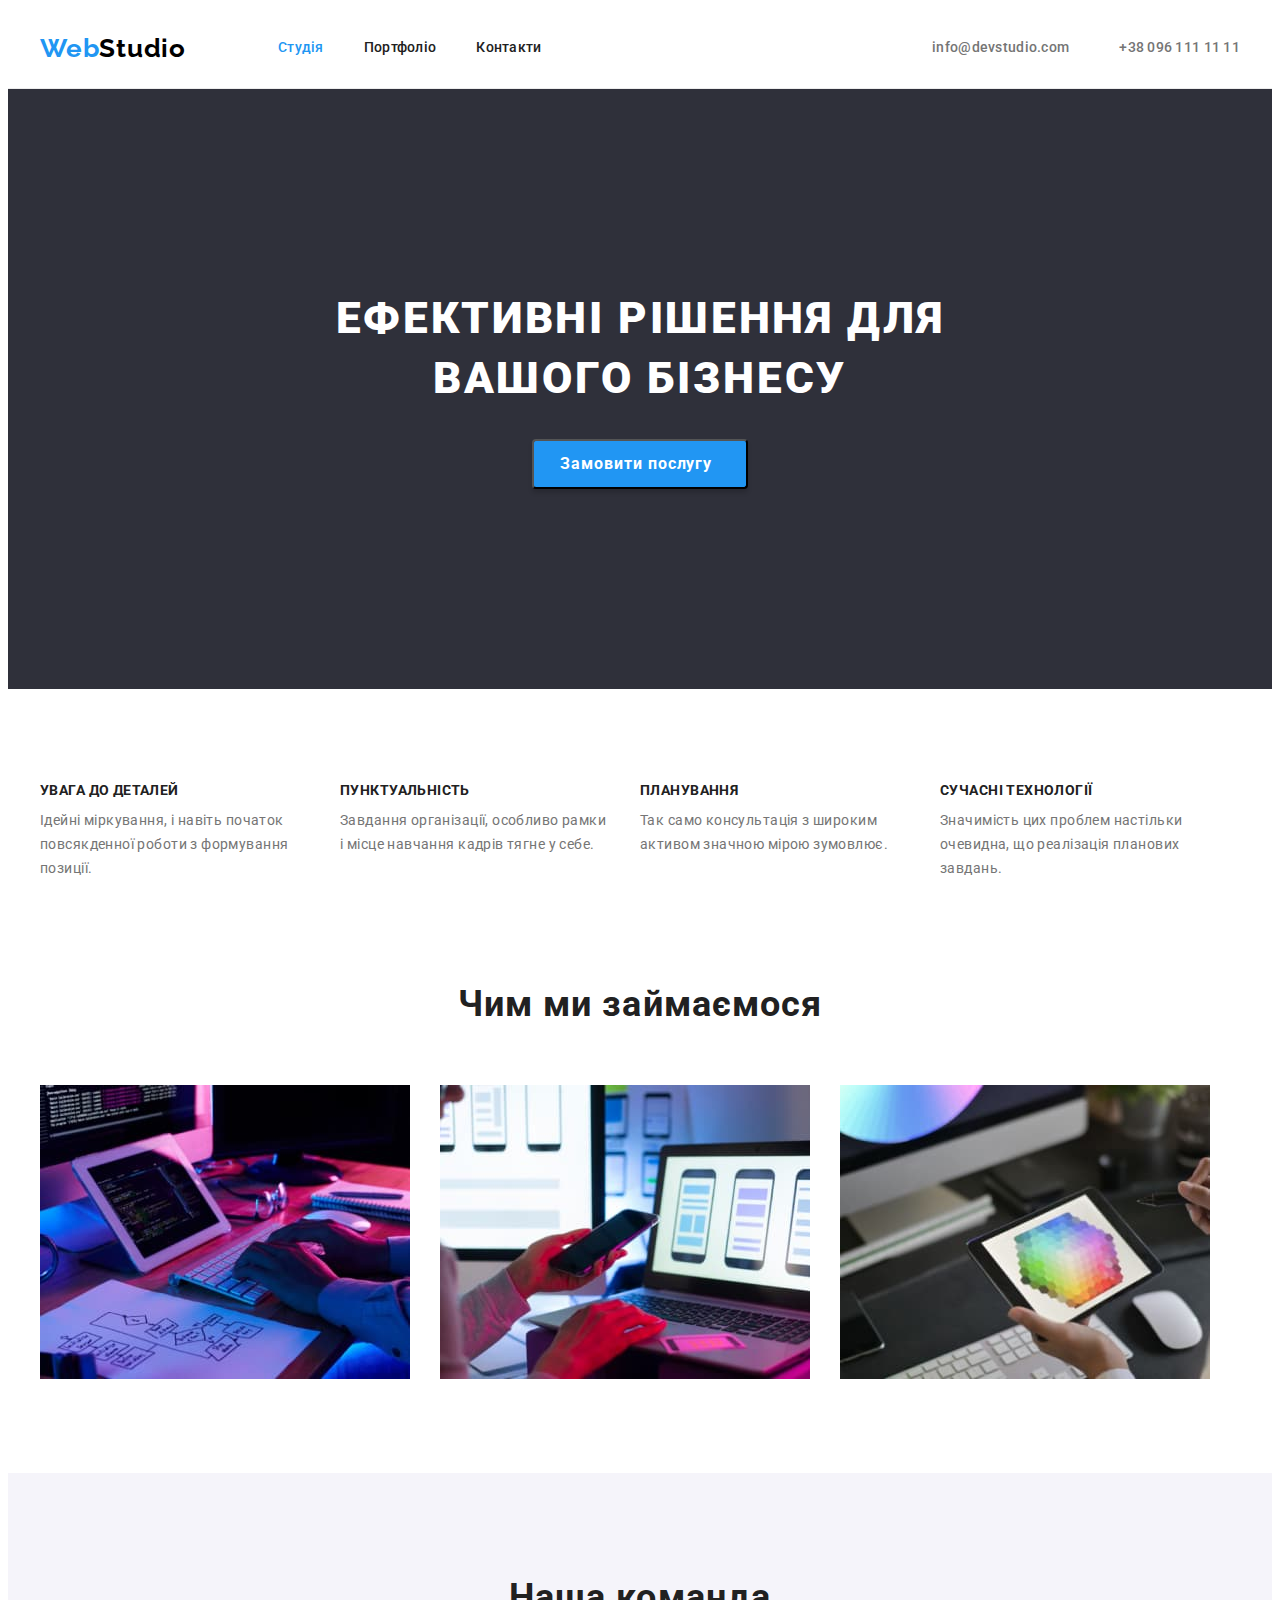
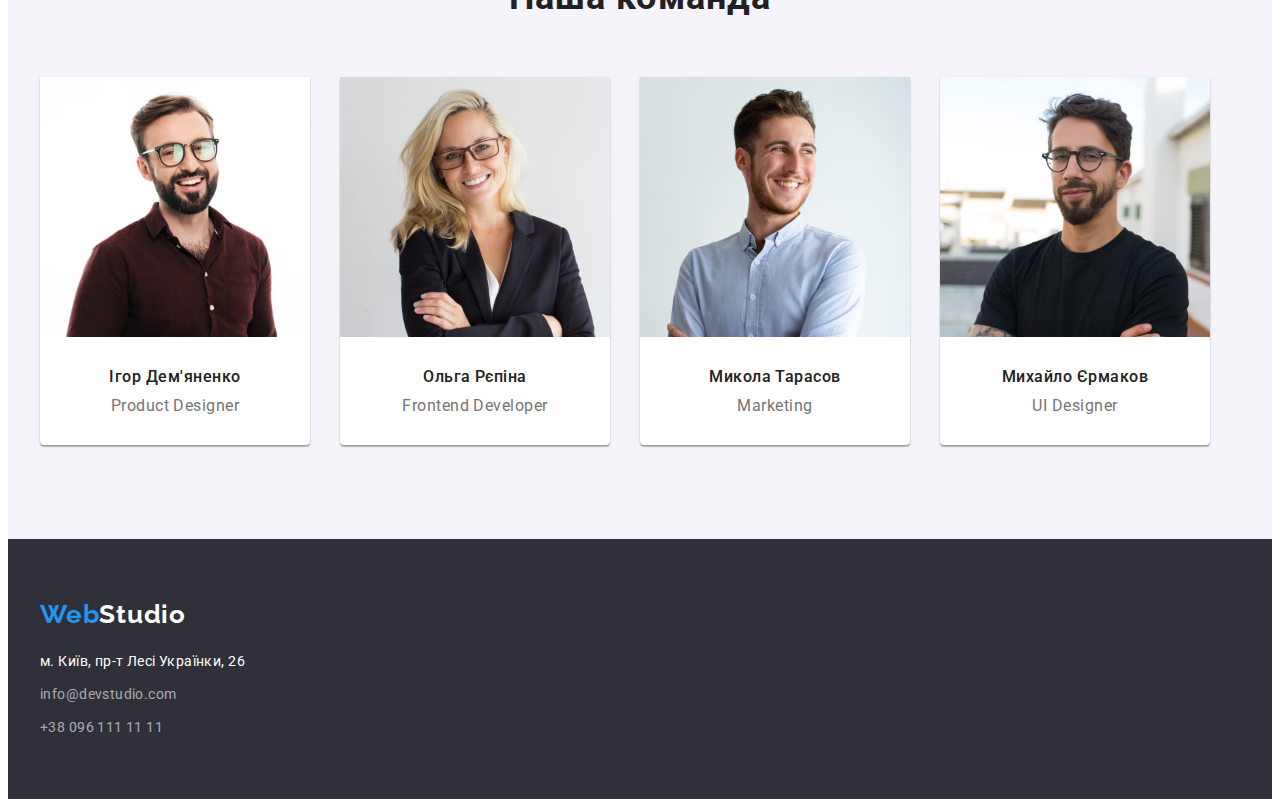
<file: index.html>
<!DOCTYPE html>
<html lang="uk">
  <head>
    <meta charset="UTF-8" />
    <meta http-equiv="X-UA-Compatible" content="IE=edge" />
    <meta name="viewport" content="width=device-width, initial-scale=1.0" />
    <link rel="preconnect" href="https://fonts.googleapis.com" />
    <link rel="preconnect" href="https://fonts.gstatic.com" crossorigin />
    <link
      href="https://fonts.googleapis.com/css2?family=Raleway:wght@700&family=Roboto:wght@400;500;700;900&display=swap"
      rel="stylesheet"
    />
    <link
      rel="stylesheet"
      href="https://cdnjs.cloudflare.com/ajax/libs/modern-normalize/1.1.0/modern-normalize.min.css"
      integrity="sha512-wpPYUAdjBVSE4KJnH1VR1HeZfpl1ub8YT/NKx4PuQ5NmX2tKuGu6U/JRp5y+Y8XG2tV+wKQpNHVUX03MfMFn9Q=="
      crossorigin="anonymous"
      referrerpolicy="no-referrer"
    />
    <link rel="stylesheet" href="./css/styles.css" />
    <title>WebStudio</title>
  </head>
  <body>
    <header class="header">
      <div class="container header-container">
        <nav class="navigation">
          <a class="logo link" href="index.html" lang="en"
            ><span class="logo-first-letters">Web</span>Studio</a
          >
          <ul class="nav-list list">
            <li class="nav-list-item">
              <a class="nav-list-link link active-page" href="./index.html"
                >Студія</a
              >
            </li>
            <li class="nav-list-item">
              <a class="nav-list-link link" href="./portfolio.html"
                >Портфоліо</a
              >
            </li>
            <li class="nav-list-item">
              <a class="nav-list-link link" href="">Контакти</a>
            </li>
          </ul>
        </nav>
        <ul class="header-contact-list list">
          <li class="header-contact-list-item">
            <a
              class="header-contact-mail header-contact-list-link link"
              href="mailto:info@devstudio.com"
              >info@devstudio.com</a
            >
          </li>
          <li class="header-contact-list-item">
            <a
              class="header-contact-number header-contact-list-link link"
              href="tel:+380961111111"
              >+38 096 111 11 11</a
            >
          </li>
        </ul>
      </div>
    </header>
    <main>
      <!-- HERO -->
      <section class="hero">
        <div class="container">
          <h1 class="main-title">Ефективні рішення для вашого бізнесу</h1>
          <button class="modal-btn" type="button">Замовити послугу</button>
        </div>
      </section>
      <!-- ABOUT -->
      <section class="about">
        <div class="container">
          <h2 class="title-section visually-hidden">О нас</h2>
          <ul class="about-list list">
            <li class="about-list-item">
              <h3 class="about-title">Увага до деталей</h3>
              <p class="about-description">
                Ідейні міркування, і навіть початок повсякденної роботи з
                формування позиції.
              </p>
            </li>
            <li class="about-list-item">
              <h3 class="about-title">Пунктуальність</h3>
              <p class="about-description">
                Завдання організації, особливо рамки і місце навчання кадрів
                тягне у себе.
              </p>
            </li>
            <li class="about-list-item">
              <h3 class="about-title">Планування</h3>
              <p class="about-description">
                Так само консультація з широким активом значною мірою зумовлює.
              </p>
            </li>
            <li class="about-list-item">
              <h3 class="about-title">Сучасні технології</h3>
              <p class="about-description">
                Значимість цих проблем настільки очевидна, що реалізація
                планових завдань.
              </p>
            </li>
          </ul>
        </div>
      </section>
      <!-- PORTFOLIO -->
      <section class="portfolio section">
        <div class="container">
          <h2 class="title-section">Чим ми займаємося</h2>
          <ul class="portfolio-list list">
            <li class="portfolio-list-item">
              <img
                class="portfolio-img"
                src="./images/box-1.jpg"
                alt="написання коду"
                width="370"
                height="294"
              />
            </li>
            <li class="portfolio-list-item">
              <img
                class="portfolio-img"
                src="./images/box-2.jpg"
                alt="алаптивна верстка"
                width="370"
                height="294"
              />
            </li>
            <li class="portfolio-list-item">
              <img
                class="portfolio-img"
                src="./images/box-3.jpg"
                alt="підбір кольорів"
                width="370"
                height="294"
              />
            </li>
          </ul>
        </div>
      </section>
      <!-- CONTACTS -->
      <section class="contacts section">
        <div class="container">
          <h2 class="title-section">Наша команда</h2>
          <ul class="contacts-list list">
            <li class="contacts-list-item">
              <img
                class="contacts-img"
                src="./images/contact-img1.jpg"
                alt="працівник 1"
                width="270"
                height="260"
              />
              <div class="contacts-content-wrapper">
                <h3 class="contacts-title">Ігор Дем'яненко</h3>
                <p class="contacts-description">Product Designer</p>
              </div>
            </li>
            <li class="contacts-list-item">
              <img
                class="contacts-img"
                src="./images/contact-img2.jpg"
                alt="працівник 2"
                width="270"
                height="260"
              />
              <div class="contacts-content-wrapper">
                <h3 class="contacts-title">Ольга Рєпіна</h3>
                <p class="contacts-description">Frontend Developer</p>
              </div>
            </li>
            <li class="contacts-list-item">
              <img
                class="contacts-img"
                src="./images/contact-img3.jpg"
                alt="працівник 3"
                width="270"
                height="260"
              />
              <div class="contacts-content-wrapper">
                <h3 class="contacts-title">Микола Тарасов</h3>
                <p class="contacts-description">Marketing</p>
              </div>
            </li>
            <li class="contacts-list-item">
              <img
                class="contacts-img"
                src="./images/contact-img4.jpg"
                alt="працівник 4"
                width="270"
                height="260"
              />
              <div class="contacts-content-wrapper">
                <h3 class="contacts-title">Михайло Єрмаков</h3>
                <p class="contacts-description">UI Designer</p>
              </div>
            </li>
          </ul>
        </div>
      </section>
    </main>
    <footer class="footer">
      <div class="container">
        <a class="logo-footer logo link" href="index.html" lang="en"
          ><span class="logo-first-letters">Web</span>Studio</a
        >
        <address class="address">
          <p class="footer-contact-address">м. Київ, пр-т Лесі Українки, 26</p>
          <ul class="footer-list list">
            <li class="footer-list-item">
              <a
                class="footer-contact-mail contact-list-link link"
                href="mailto:info@devstudio.com"
                >info@devstudio.com</a
              >
            </li>
            <li class="footer-list-item">
              <a
                class="footer-contact-number contact-list-link link"
                href="tel:+380961111111"
                >+38 096 111 11 11</a
              >
            </li>
          </ul>
        </address>
      </div>
    </footer>
  </body>
</html>
</file>
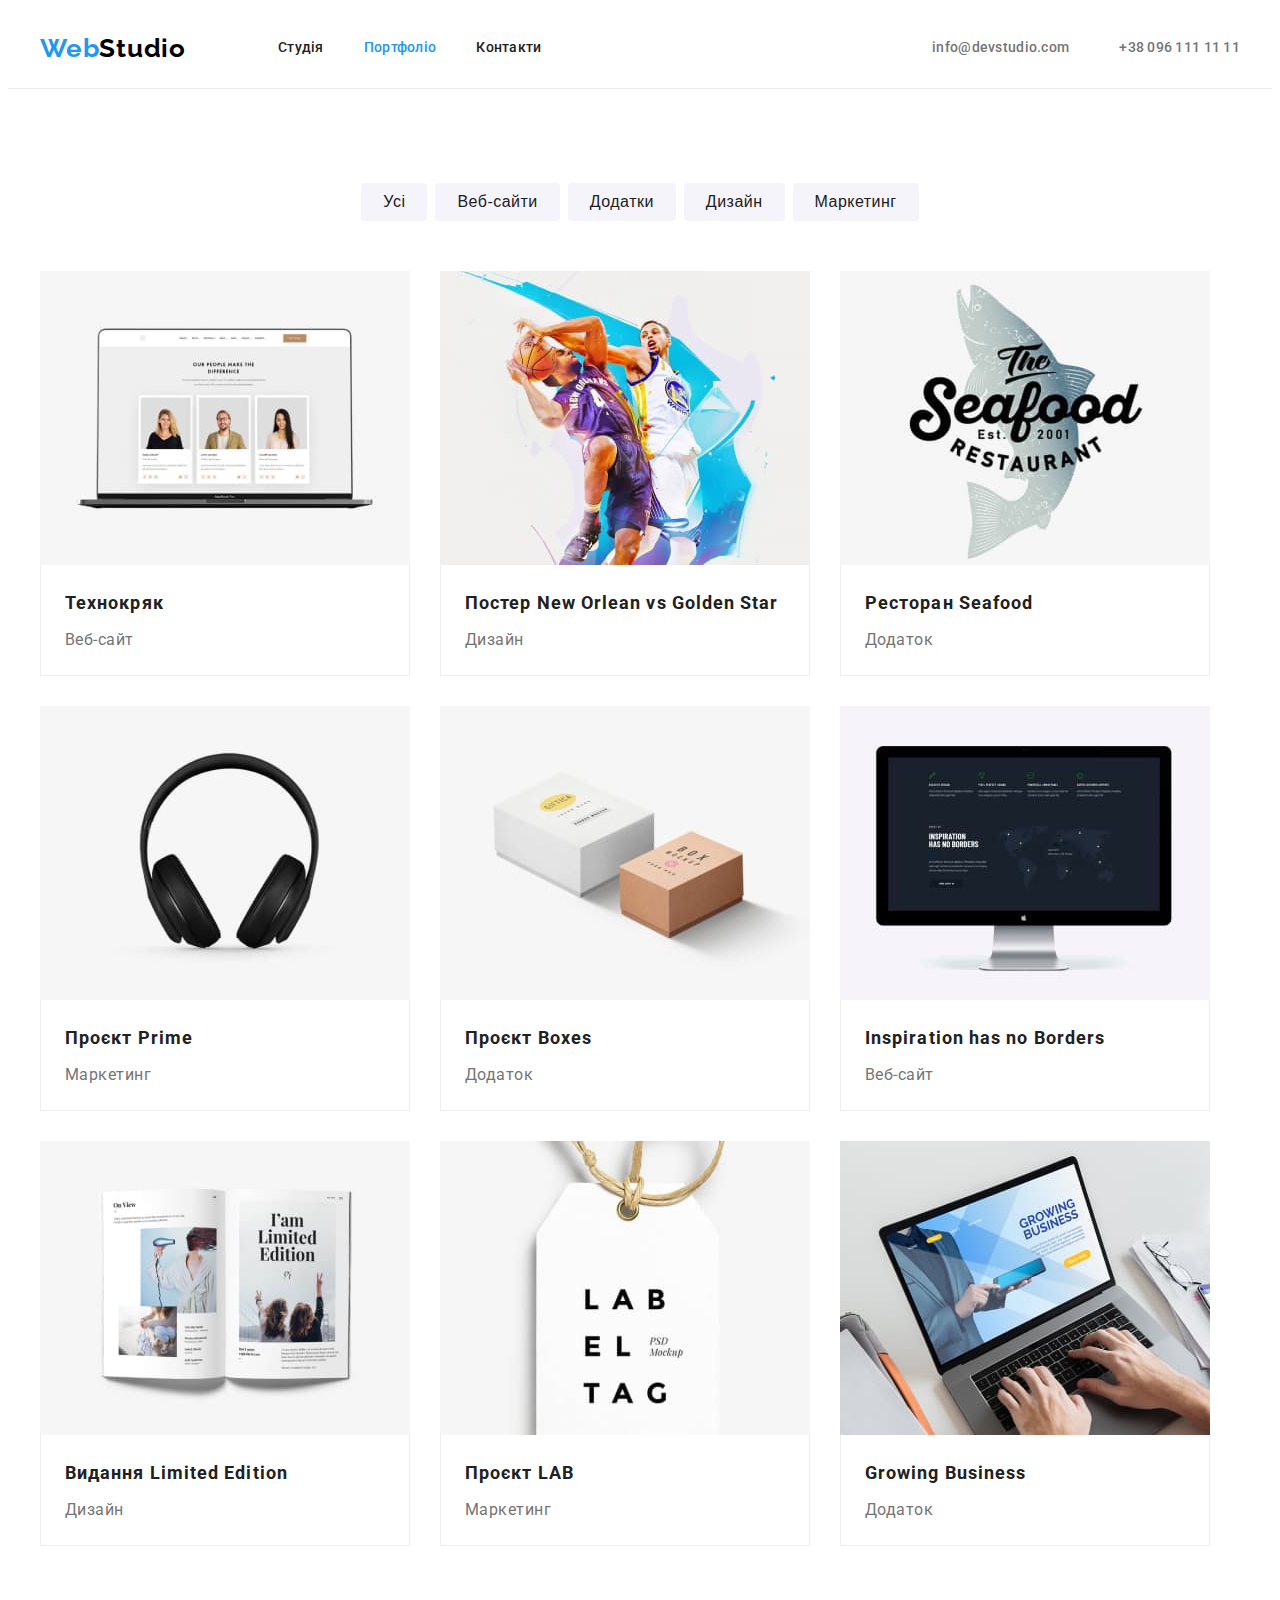
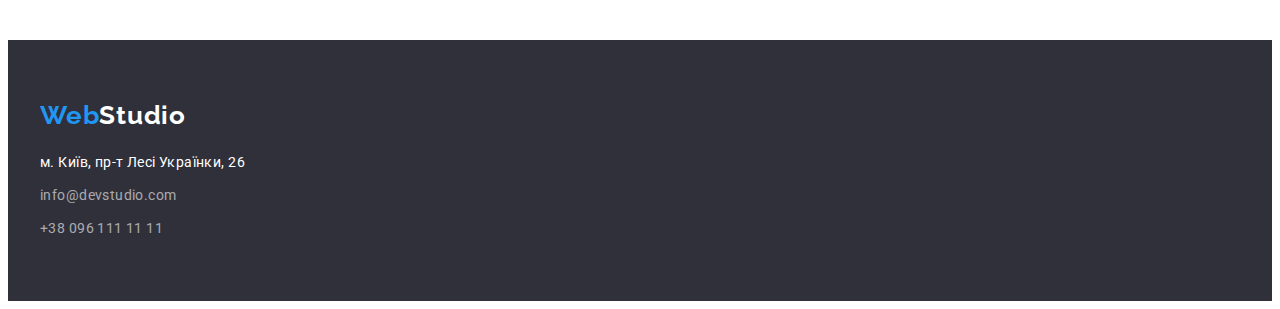
<file: portfolio.html>
<!DOCTYPE html>
<html lang="uk">
  <head>
    <meta charset="UTF-8" />
    <meta http-equiv="X-UA-Compatible" content="IE=edge" />
    <meta name="viewport" content="width=device-width, initial-scale=1.0" />
    <link rel="preconnect" href="https://fonts.googleapis.com" />
    <link rel="preconnect" href="https://fonts.gstatic.com" crossorigin />
    <link
      href="https://fonts.googleapis.com/css2?family=Raleway:wght@700&family=Roboto:wght@400;500;700;900&display=swap"
      rel="stylesheet"
    />
    <link
      rel="stylesheet"
      href="https://cdnjs.cloudflare.com/ajax/libs/modern-normalize/1.1.0/modern-normalize.min.css"
      integrity="sha512-wpPYUAdjBVSE4KJnH1VR1HeZfpl1ub8YT/NKx4PuQ5NmX2tKuGu6U/JRp5y+Y8XG2tV+wKQpNHVUX03MfMFn9Q=="
      crossorigin="anonymous"
      referrerpolicy="no-referrer"
    />
    <link rel="stylesheet" href="./css/styles.css" />
    <title>Portfolio</title>
  </head>
  <body>
    <header class="header">
      <div class="container header-container">
        <nav class="navigation">
          <a class="logo link" href="index.html" lang="en"
            ><span class="logo-first-letters">Web</span>Studio</a
          >
          <ul class="nav-list list">
            <li class="nav-list-item">
              <a class="nav-list-link link" href="./index.html"
                >Студія</a
              >
            </li>
            <li class="nav-list-item">
              <a class="nav-list-link link active-page" href="./portfolio.html"
                >Портфоліо</a
              >
            </li>
            <li class="nav-list-item">
              <a class="nav-list-link link" href="">Контакти</a>
            </li>
          </ul>
        </nav>
        <ul class="header-contact-list list">
          <li class="header-contact-list-item">
            <a
              class="header-contact-mail header-contact-list-link link"
              href="mailto:info@devstudio.com"
              >info@devstudio.com</a
            >
          </li>
          <li class="header-contact-list-item">
            <a
              class="header-contact-number header-contact-list-link link"
              href="tel:+380961111111"
              >+38 096 111 11 11</a
            >
          </li>
        </ul>
      </div>
    </header>
    <main>
      <section class="projects section">
        <div class="container">
          <h2 class="title-section" hidden>Проекти</h2>
          <ul class="filters-list list">
            <li class="filters-list-item">
              <button class="filter-button" type="button">Усі</button>
            </li>
            <li class="filters-list-item">
              <button class="filter-button" type="button">Веб-сайти</button>
            </li>
            <li class="filters-list-item">
              <button class="filter-button" type="button">Додатки</button>
            </li>
            <li class="filters-list-item">
              <button class="filter-button" type="button">Дизайн</button>
            </li>
            <li class="filters-list-item">
              <button class="filter-button" type="button">Маркетинг</button>
            </li>
          </ul>

          <ul class="projects-list list">
            <li class="projects-list-item projects-card">
              <a class="projects-card-link link" href=""
                ><img
                  class="projects-img"
                  src="./images/portfolio-img1.jpg"
                  alt="project 1"
                  width="370"
                  height="294"
                />
                <div class="projects-component-wrapper">
                  <h3 class="projects-title">Технокряк</h3>
                  <p class="projects-description">Веб-сайт</p>
                </div>
              </a>
            </li>
            <li class="projects-list-item projects-card">
              <a class="projects-card-link link" href=""
                ><img
                  class="projects-img"
                  src="./images/portfolio-img2.jpg"
                  alt="project 2"
                  width="370"
                  height="294"
                />
                <div class="projects-component-wrapper">
                  <h3 class="projects-title">
                    Постер <span lang="en">New Orlean vs Golden Star</span>
                  </h3>
                  <p class="projects-description">Дизайн</p>
                </div>
              </a>
            </li>
            <li class="projects-list-item projects-card">
              <a class="projects-card-link link" href=""
                ><img
                  class="projects-img"
                  src="./images/portfolio-img3.jpg"
                  alt="project 3"
                  width="370"
                  height="294"
                />
                <div class="projects-component-wrapper">
                  <h3 class="projects-title">
                    Ресторан <span lang="en">Seafood</span>
                  </h3>
                  <p class="projects-description">Додаток</p>
                </div>
              </a>
            </li>
            <li class="projects-list-item projects-card">
              <a class="projects-card-link link" href=""
                ><img
                  class="projects-img"
                  src="./images/portfolio-img4.jpg"
                  alt="project 4"
                  width="370"
                  height="294"
                />
                <div class="projects-component-wrapper">
                  <h3 class="projects-title">
                    Проєкт <span lang="en">Prime</span>
                  </h3>
                  <p class="projects-description">Маркетинг</p>
                </div>
              </a>
            </li>
            <li class="projects-list-item projects-card">
              <a class="projects-card-link link" href=""
                ><img
                  class="projects-img"
                  src="./images/portfolio-img5.jpg"
                  alt="project 5"
                  width="370"
                  height="294"
                />
                <div class="projects-component-wrapper">
                  <h3 class="projects-title">
                    Проєкт <span lang="en">Boxes</span>
                  </h3>
                  <p class="projects-description">Додаток</p>
                </div>
              </a>
            </li>
            <li class="projects-list-item projects-card">
              <a class="projects-card-link link" href=""
                ><img
                  class="projects-img"
                  src="./images/portfolio-img6.jpg"
                  alt="project 6"
                  width="370"
                  height="294"
                />
                <div class="projects-component-wrapper">
                  <h3 class="projects-title" lang="en">
                    Inspiration has no Borders
                  </h3>
                  <p class="projects-description">Веб-сайт</p>
                </div>
              </a>
            </li>
            <li class="projects-list-item projects-card">
              <a class="projects-card-link link" href=""
                ><img
                  class="projects-img"
                  src="./images/portfolio-img7.jpg"
                  alt="project 7"
                  width="370"
                  height="294"
                />
                <div class="projects-component-wrapper">
                  <h3 class="projects-title">
                    Видання <span lang="en">Limited Edition</span>
                  </h3>
                  <p class="projects-description">Дизайн</p>
                </div>
              </a>
            </li>
            <li class="projects-list-item projects-card">
              <a class="projects-card-link link" href=""
                ><img
                  class="projects-img"
                  src="./images/portfolio-img8.jpg"
                  alt="project 8"
                  width="370"
                  height="294"
                />
                <div class="projects-component-wrapper">
                  <h3 class="projects-title">
                    Проєкт <span lang="en">LAB</span>
                  </h3>
                  <p class="projects-description">Маркетинг</p>
                </div>
              </a>
            </li>
            <li class="projects-list-item projects-card">
              <a class="projects-card-link link" href=""
                ><img
                  class="projects-img"
                  src="./images/portfolio-img9.jpg"
                  alt="project 9"
                  width="370"
                  height="294"
                />
                <div class="projects-component-wrapper">
                  <h3 class="projects-title" lang="en">Growing Business</h3>
                  <p class="projects-description">Додаток</p>
                </div>
              </a>
            </li>
          </ul>
        </div>
      </section>
    </main>
    <footer class="footer">
      <div class="container">
        <a class="logo-footer logo link" href="index.html" lang="en"
          ><span class="logo-first-letters">Web</span>Studio</a
        >
        <address class="address">
          <p class="footer-contact-address">м. Київ, пр-т Лесі Українки, 26</p>
          <ul class="footer-list list">
            <li class="footer-list-item">
              <a
                class="footer-contact-mail contact-list-link link"
                href="mailto:info@devstudio.com"
                >info@devstudio.com</a
              >
            </li>
            <li class="footer-list-item">
              <a
                class="footer-contact-number contact-list-link link"
                href="tel:+380961111111"
                >+38 096 111 11 11</a
              >
            </li>
          </ul>
        </address>
      </div>
    </footer>
  </body>
</html>
</file>
<file: css/styles.css>
:root {
  --primary-font-family: "Roboto", sans-serif;
  --secondary-font-family: "Raleway", sans-serif;
  --accent-color: #2196f3;
  --primary-text-color-theme-dark: #ffffff;
  --secondary-text-color-theme-dark: rgba(255, 255, 255, 0.6);
  --primary-text-color-theme-light: #212121;
  --secondary-text-color-theme-light: #757575;
  --primary-background-color: #ffffff;
  --secondary-background-color: #f5f4fa;
  --dark-theme-background-color: #2f303a;
  --logo-text-color-theme-light: #000000;
  --logo-text-color-theme-dark: #ffffff;
  --accent-button-color: #188ce8;
}

h1,
h2,
h3,
h4,
p {
  margin-top: 0;
  margin-bottom: 0;
}

ul,
ol {
  margin-top: 0;
  margin-bottom: 0;
  padding-left: 0;
}

img {
  display: block;
}

address {
  font-style: normal;
}

body {
  font-family: var(--primary-font-family);
  color: var(--primary-text-color-theme-light);
  background-color: var(--primary-background-color);
}

.list {
  list-style: none;
}

.link {
  text-decoration: none;
}

.container {
  width: 1200px;
  padding-left: 15px;
  padding-right: 15px;
  margin-left: auto;
  margin-right: auto;
}

/* -------START INDEX-------- */

/* === START COMPONENTS === */
.hero,
.footer {
  background-color: var(--dark-theme-background-color);
}

.section {
  padding-top: 94px;
  padding-bottom: 94px;
}

.title-section {
  margin-bottom: 50px;
  font-weight: 700;
  font-size: 36px;
  line-height: 1.67;
  text-align: center;
  letter-spacing: 0.03em;
}

.visually-hidden {
  position: absolute;
  width: 1px;
  height: 1px;
  margin: -1px;
  border: 0;
  padding: 0;
  white-space: nowrap;
  clip-path: inset(100%);
  clip: rect(0 0 0 0);
  overflow: hidden;
}
/* === END COMPONENTS === */

/* === START HEADER ===*/
.header {
 border-bottom: 1px solid #ececec;
}

.header-container {
  display: flex;
  align-items: center;
}

.navigation,
.nav-list {
  display: flex;
  align-items: center;
}

.header-contact-list {
  display: flex;
  align-items: center;
  margin-left: auto;
}

.header-contact-list-item:not(:last-child) {
  margin-right: 50px;
}

.logo {
  font-family: var(--secondary-font-family);
  font-weight: 700;
  font-size: 26px;
  line-height: 1.19;
  letter-spacing: 0.03em;
  color: var(--logo-text-color-theme-light);
  margin-right: 92px;
}

.nav-list-item:not(:last-child) {
  margin-right: 40px;
}

.logo-first-letters {
  color: var(--accent-color);
}

.nav-list-link,
.header-contact-list-link {
  display: block;
  padding-top: 32px;
  padding-bottom: 32px;
  font-weight: 500;
  font-size: 14px;
  line-height: 1.14;
  letter-spacing: 0.02em;
  color: var(--primary-text-color-theme-light);
}
.header-contact-list-link {
  color: var(--secondary-text-color-theme-light);
}
.nav-list-link:hover,
.nav-list-link:focus {
  color: var(--accent-color);
}

.header-contact-list-link:hover,
.header-contact-list-link:focus {
  color: var(--accent-color);
}

.active-page {
  color: var(--accent-color);
}

/* === END HEADER === */

/* === START HERO === */
.hero {
  padding-top: 200px;
  padding-bottom: 200px;
}

.main-title {
  margin-left: auto;
  margin-right: auto;
  margin-bottom: 30px;
  width: 696px;
  font-weight: 900;
  font-size: 44px;
  line-height: 1.36;
  text-align: center;
  letter-spacing: 0.06em;
  text-transform: uppercase;
  color: var(--primary-text-color-theme-dark);
}

.modal-btn {
  margin-left: auto;
  margin-right: auto;
  min-width: 216px;
  min-height: 50px;
  padding: 8px 26px;
  font-family: inherit;
  font-weight: 700;
  font-size: 16px;
  line-height: 1.88;
  display: flex;
  align-items: center;
  text-align: center;
  letter-spacing: 0.06em;
  color: var(--primary-text-color-theme-dark);
  cursor: pointer;
  background-color: var(--accent-color);
  box-shadow: 0px 4px 4px rgba(0, 0, 0, 0.15);
  border-radius: 4px;
}
.modal-btn:hover,
.modal-btn:focus {
  background-color: var(--accent-button-color);
}
/* === END HERO === */

/* === START ABOUT === */

.about {
  padding-top: 94px;
}
.about-list {
  display: flex;
  gap: 30px;
}
.about-list-item {
  flex-basis: 270px;
}
.about-title {
  margin-bottom: 10px;
  font-weight: 700;
  font-size: 14px;
  line-height: 1.14;
  letter-spacing: 0.03em;
  text-transform: uppercase;
  color: var(--primary-text-color-theme-light);
}
.about-description {
  font-weight: 400;
  font-size: 14px;
  line-height: 1.71;
  letter-spacing: 0.03em;
  color: var(--secondary-text-color-theme-light);
}
/* === END ABOUT === */

/* === START PORTFOLIO === */

.portfolio-list {
  display: flex;
  flex-wrap: wrap;
  gap: 30px;
  }

.portfolio-list-item {
  flex-basis: calc((100% - 90px) / 3);
  }
/* === END PORTFOLIO === */

/* === START CONTACTS === */
.contacts-list {
  display: flex;
  flex-wrap: wrap;
  gap: 30px;
  }

.contacts-content-wrapper {
  padding-top: 30px;
  padding-bottom: 30px;
}

.contacts {
  background-color: var(--secondary-background-color);
}

.contacts-list-item {
  flex-basis: calc((100% - 120px) / 4);
  background-color: var(--primary-background-color);
  box-shadow: 0px 1px 3px rgba(0, 0, 0, 0.12), 0px 1px 1px rgba(0, 0, 0, 0.14),
    0px 2px 1px rgba(0, 0, 0, 0.2);
  border-radius: 0px 0px 4px 4px;
}

.contacts-title {
  margin-bottom: 10px;
  font-weight: 500;
  font-size: 16px;
  line-height: 1.19;
  text-align: center;
  letter-spacing: 0.03em;
  color: var(--primary-text-color-theme-light);
}
.contacts-description {
  font-weight: 400;
  font-size: 16px;
  line-height: 1.19;
  text-align: center;
  letter-spacing: 0.03em;
  color: var(--secondary-text-color-theme-light);
}
/* === END CONTACTS === */

/* === START FOOTER === */
.footer {
  padding-top: 60px;
  padding-bottom: 60px;
}

.logo-footer {
  color: var(--logo-text-color-theme-dark);
  margin-right: 0;
}
.address {
  margin-top: 20px;
}
.address,
.footer-contact-mail,
.footer-contact-number {
  font-style: normal;
  font-weight: 400;
  font-size: 14px;
  line-height: 1.71;
  letter-spacing: 0.03em;
  color: var(--secondary-text-color-theme-dark);
}
.footer-contact-address {
  margin-bottom: 9px;
  color: var(--logo-text-color-theme-dark);
}

.footer-list-item:not(:last-child) {
  margin-bottom: 9px;
}
/* === END FOOTER === */

/* -------END INDEX-------- */

/* -------START PORTFOLIO-------- */

/* === START PROJECTS === */
.filters-list {
  display: flex;
  justify-content: center;
  margin-bottom: 50px;
}

.filters-list-item:not(:last-child) {
  margin-right: 8px;
}

.filter-button {
  min-height: 38px;
  padding: 6px 22px;
  border: none;
  font-weight: 500;
  font-size: 16px;
  line-height: 1.62;
  text-align: center;
  letter-spacing: 0.03em;
  background-color: var(--secondary-background-color);
  border-radius: 4px;
  color: var(--primary-text-color-theme-light);
}
.filter-button:hover,
.filter-button:focus {
  cursor: pointer;
  background-color: var(--accent-color);
  box-shadow: 0px 3px 1px rgba(0, 0, 0, 0.1), 0px 1px 2px rgba(0, 0, 0, 0.08),
    0px 2px 2px rgba(0, 0, 0, 0.12);
  border-radius: 4px;
  color: var(--primary-text-color-theme-dark);
}

.projects-list {
  display: flex;
  flex-wrap: wrap;
  gap: 30px;
}

.projects-list-item {
  flex-basis: calc((100% - 90px) / 3);
}

.projects-card {
  background-color: #ffffff;
}

.projects-component-wrapper {
  padding: 20px 24px;
  border: 1px solid #eeeeee;
  border-top: none;
}
.projects-title {
  font-weight: 700;
  font-size: 18px;
  line-height: 2;
  letter-spacing: 0.06em;
  color: var(--primary-text-color-theme-light);
  margin-bottom: 4px;
}
.projects-description {
  font-weight: 400;
  font-size: 16px;
  line-height: 1.88;
  letter-spacing: 0.03em;
  color: var(--secondary-text-color-theme-light);
}
/* === END PROJECTS === */

/* -------END PORTFOLIO-------- */
</file>
